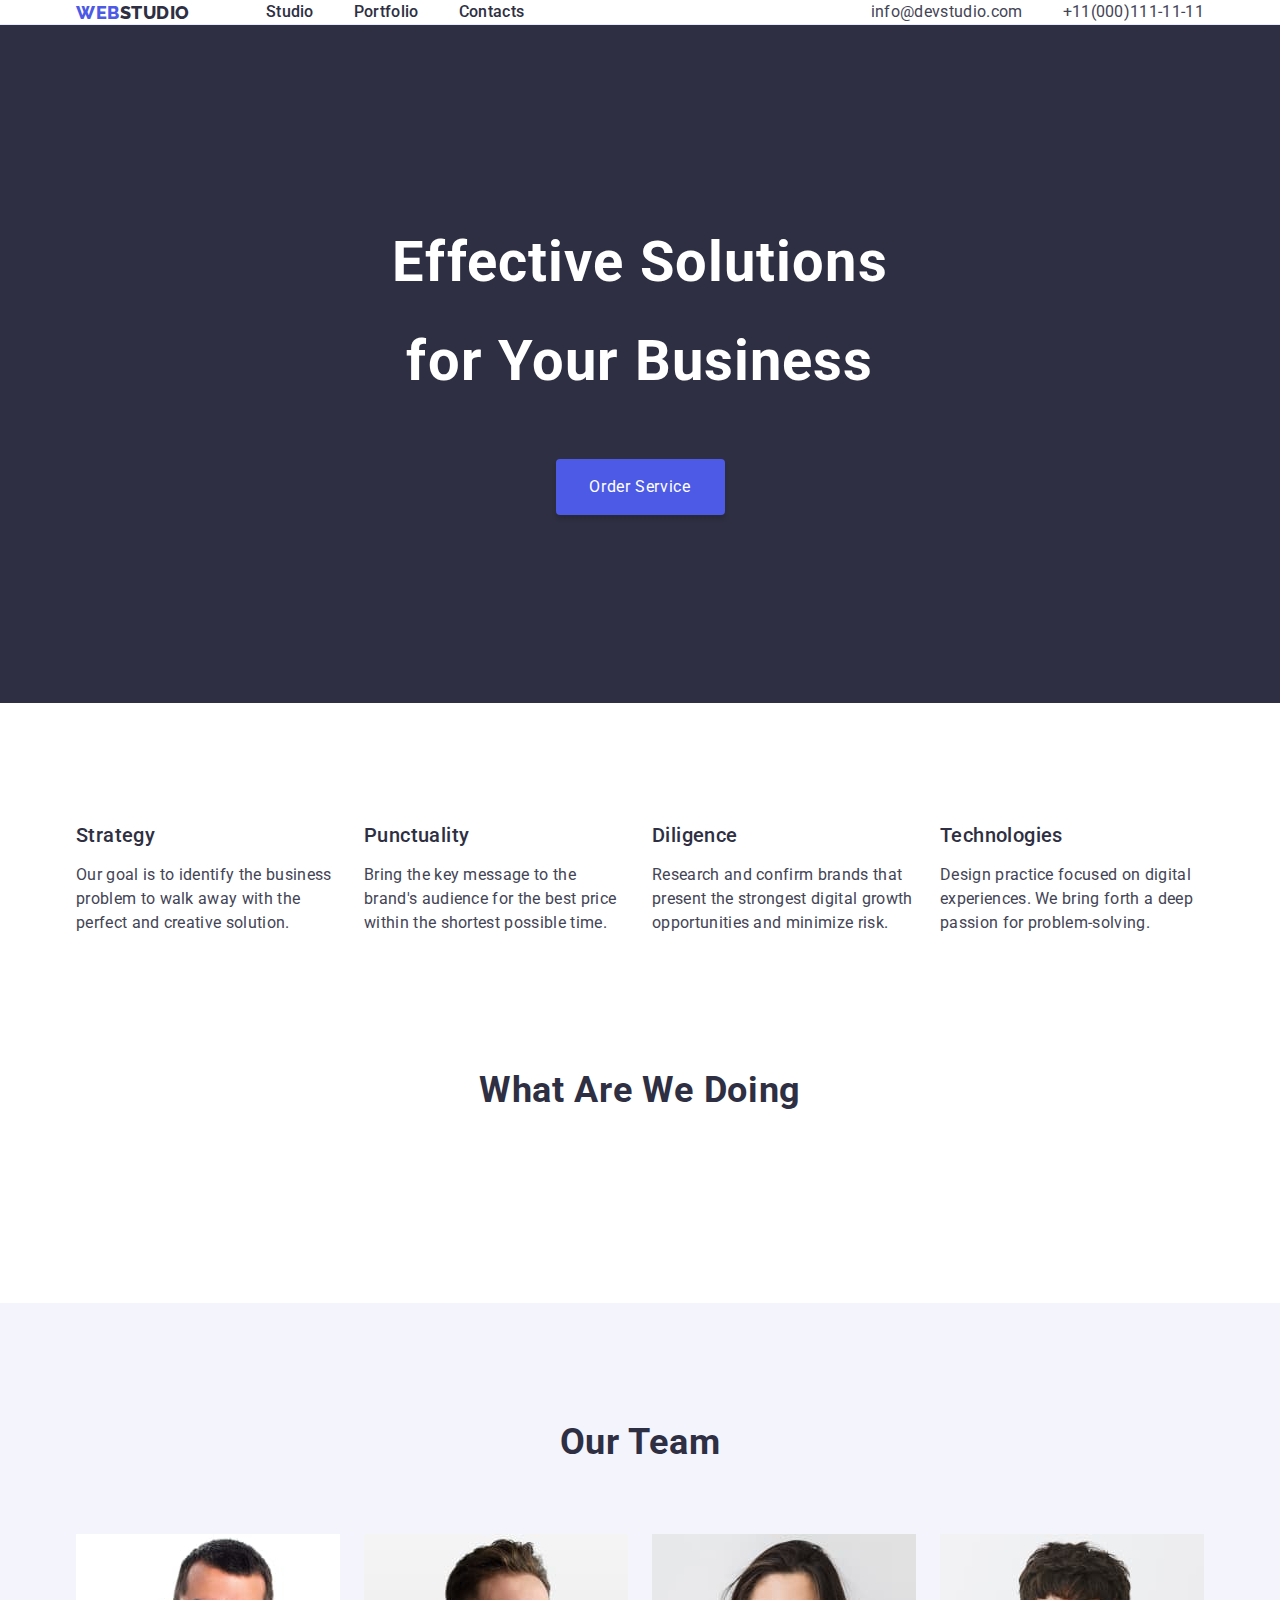
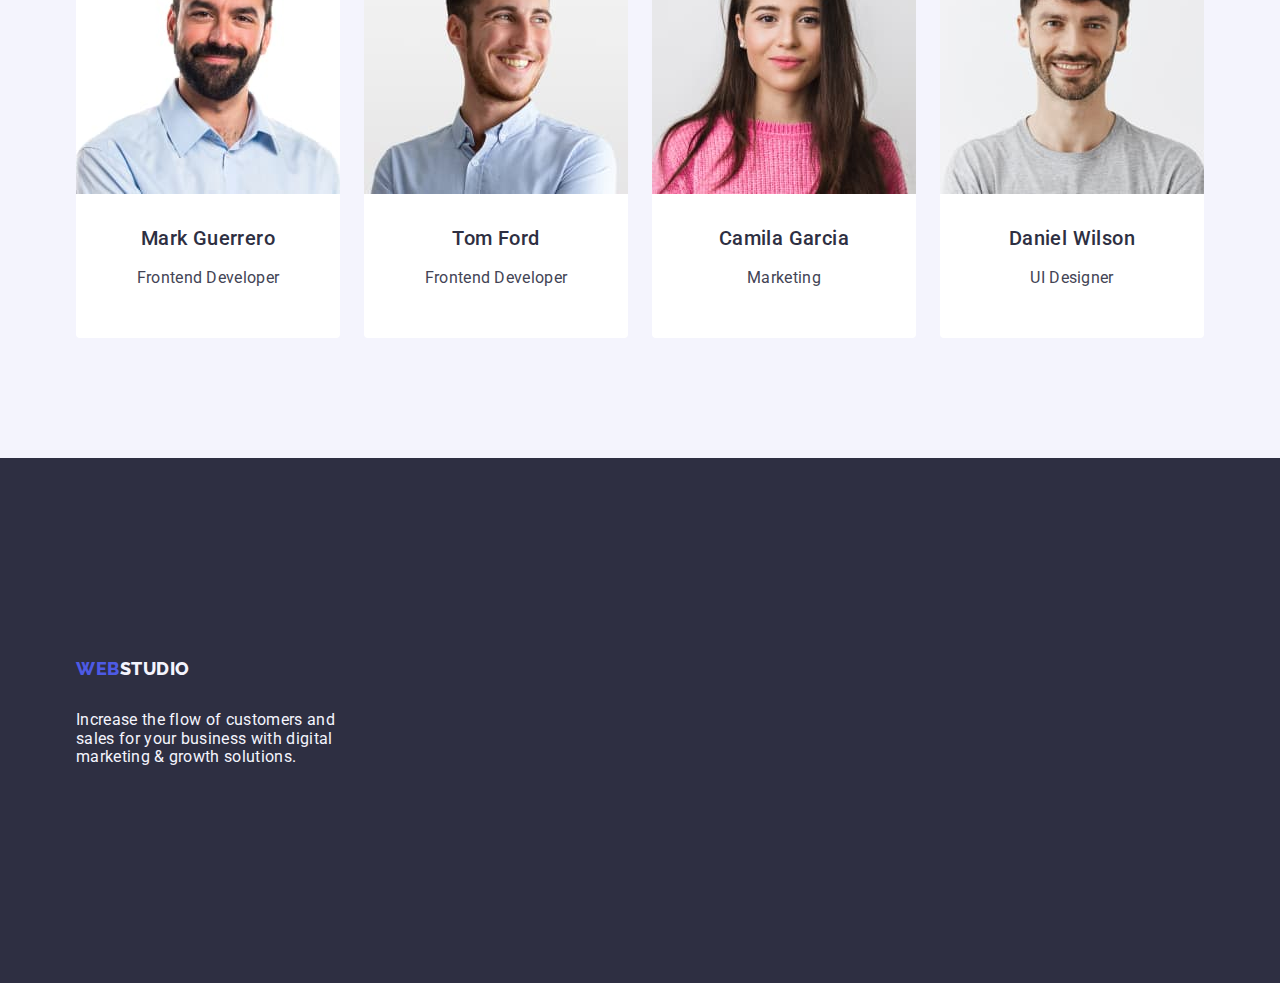
<file: index.html>
<!DOCTYPE html>
<html lang="en">

<head>
  <meta charset="UTF-8" />
  <meta http-equiv="X-UA-Compatible" content="IE=edge" />
  <meta name="viewport" content="width=device-width, initial-scale=1.0" />
  <title>Homework3</title>
  <link rel="preconnect" href="https://fonts.googleapis.com">
  <link rel="preconnect" href="https://fonts.gstatic.com" crossorigin>
  <link href="https://fonts.googleapis.com/css2?family=Raleway:wght@800&family=Roboto:wght@400;500;700&display=swap"
    rel="stylesheet">
  <link rel="stylesheet" href="https://cdnjs.cloudflare.com/ajax/libs/modern-normalize/2.0.0/modern-normalize.min.css">
  <link rel="stylesheet" href="./css/styles.css" />
</head>

<body>
  <!--Header-->
  <header class="page-header">
    <div class="container hader-div">
      <nav class="page-nav page-header-container">
        <a class="logotipe-header link page-header-container" href="./index.html">Web<span
            class="ingredient-header">Studio</span></a>
        <ul class="menu list page-header-container">
          <li class="menu-item"><a class="menu-link link" href="./index.html">Studio</a></li>
          <li class="menu-item"><a class="menu-link link" href="./portfolio.html">Portfolio</a></li>
          <li class="menu-item"><a class="menu-link link" href="">Contacts</a></li>
        </ul>


      </nav>
      <address class="header-contact">
        <ul class="contact list page-header-container">
          <li class="contact-item"><a class="contact-link link" href="mailto:info@devstudio.com">info@devstudio.com</a>
          </li>
          <li class="contact-item"><a class="contact-link link" href="tel:+110001111111">+11(000)111-11-11</a>
          </li>
        </ul>
      </address>
    </div>

  </header>

  <main>
    <!--Hero-->
    <section class="hero">
      <div class="container">
        <h1 class="title-hero">Effective Solutions for Your Business</h1>

        <button type="button" class="button-hero">Order Service</button>
      </div>

    </section>



    <!--Info-->
    <section class="info">
      <div class="info-div container">
        <h2 class="visually-hidden">G</h2>
        <ul class="text-info list">
          <li class="text">
            <h3 class="main-title">Strategy</h3>
            <p class="desc">
              Our goal is to identify the business problem to walk away with the
              perfect and creative solution.
            </p>
          </li>
          <li class="text">
            <h3 class="main-title">Punctuality</h3>
            <p class="desc">
              Bring the key message to the brand's audience for the best price
              within the shortest possible time.
            </p>
          </li>
          <li class="text">
            <h3 class="main-title">Diligence</h3>
            <p class="desc">
              Research and confirm brands that present the strongest digital
              growth opportunities and minimize risk.
            </p>
          </li>
          <li class="text">
            <h3 class="main-title">Technologies</h3>
            <p class="desc">
              Design practice focused on digital experiences. We bring forth a
              deep passion for problem-solving.
            </p>
          </li>
        </ul>
      </div>

    </section>

    <!--Wat are we doing-->
    <section class="doing">
      <div class="doing-div container">
        <h2 class="main-title-doing">What are we doing</h2>
        <ul class="pages list">

          <li class="pages-link><img class=" page-doing" src="./images/section2/img1.jpg" alt="computer" width="360"
            height="300"></li>
          <li class="pages-link><img class=" page-doing" src="./images/section2/scren-2.jpg" alt="screen" width="360"
            height="300">
          <li>

          </li class="pages-link><img class=" page-doing" src="./images/section2/img3.jpg" alt="phone" width="360"
            height="300">
          </li>

        </ul>
      </div>

    </section>
    <!--Team-->
    <section class="team">
      <div class="team-div container">
        <h2 class="main-title-team">Our Team</h2>
        <ul class="list-team list">
          <li class="team-card">
            <img class="photo-team" src="./images/section3/img-1.jpg" alt="MarkGuerrero" width="264" height="260">

            <div class="card-text-team">
              <h3 class="team-name main-title">Mark Guerrero</h3>
              <p class="desc">Frontend Developer</p>
            </div>

          </li>
          <li class="team-card">
            <img class="photo-team" src="./images/section3/img-2.jpg" alt="TomFord" width="264" height="260">

            <div class="card-text-team">
              <h3 class="team-name main-title">Tom Ford</h3>
              <p class="desc">Frontend Developer</p>
            </div>

          </li>
          <li class="team-card">
            <img class="photo-team" src="./images/section3/img-3.jpg" alt="CamilaGarcia" width="264" height="260">

            <div class="card-text-team">
              <h3 class="team-name main-title">Camila Garcia</h3>
              <p class="desc">Marketing</p>
            </div>

          </li>
          <li class="team-card">
            <img class="photo-team" src="./images/section3/img-4.jpg" alt="DanielWilson" width="264" height="260">

            <div class="card-text-team">
              <h3 class="team-name main-title">Daniel Wilson</h3>
              <p class="desc">UI Designer</p>
            </div>

          </li>
        </ul>
      </div>

    </section>
  </main>
  <!--Footer-->
  <footer class="footer">
    <div class="footer-bloc container">
      <a class="logotipe link" href="./index.html">Web<span class="ingredient">Studio</span></a>
      <p class="footer-text">
        Increase the flow of customers and sales for your business with digital marketing & growth solutions.
      </p>
    </div>

  </footer>
</body>

</html>
</file>
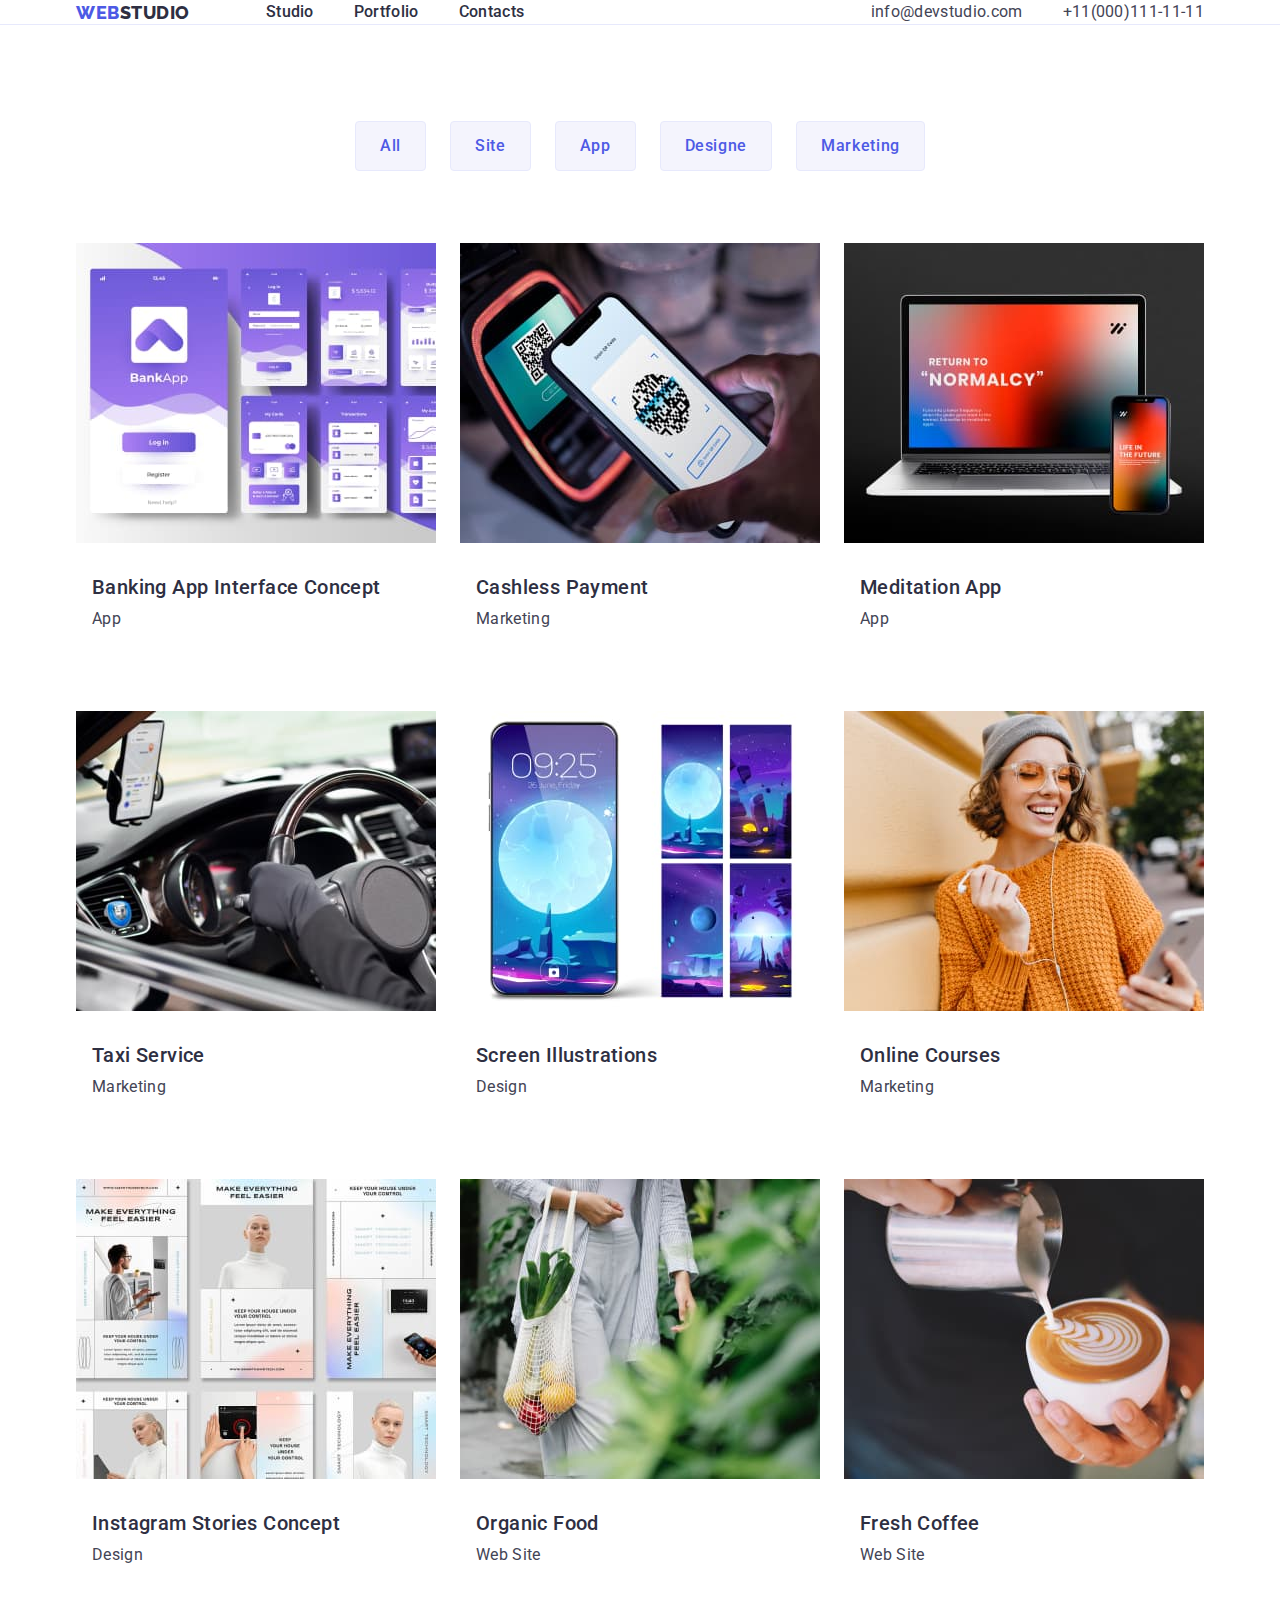
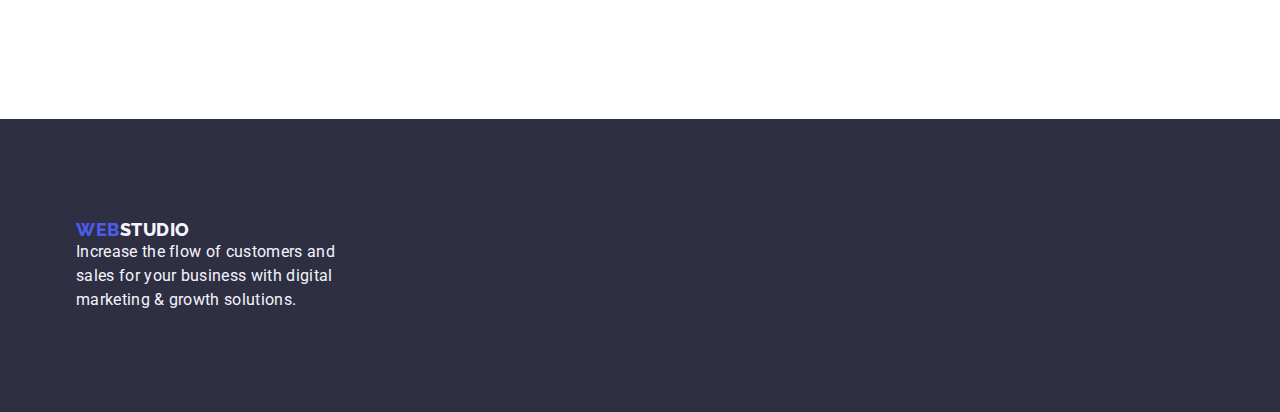
<file: portfolio.html>
<!DOCTYPE html>
<html lang="en">

<head>
    <meta charset="UTF-8">
    <meta name="viewport" content="width=device-width, initial-scale=1.0">
    <title>Portfolio3</title>
    <link rel="preconnect" href="https://fonts.googleapis.com">
    <link rel="preconnect" href="https://fonts.gstatic.com" crossorigin>
    <link href="https://fonts.googleapis.com/css2?family=Raleway:wght@800&family=Roboto:wght@400;500;700&display=swap"
        rel="stylesheet">
    <link rel="stylesheet"
        href="https://cdnjs.cloudflare.com/ajax/libs/modern-normalize/2.0.0/modern-normalize.min.css">
    <link rel="stylesheet" href="./css/portfolio.css">
</head>




<body>
    <!--Header-->
    <header class="page-header">
        <div class="hader-div container">
            <nav class="page-nav page-header-container">
                <a class="logotipe-header link page-header-container" href="./index.html">Web<span
                        class="ingredient-header">Studio</span></a>
                <ul class="menu list page-header-container">
                    <li class="menu-item"><a class="menu-link link" href="./index.html">Studio</a></li>
                    <li class="menu-item"><a class="menu-link link" href="./portfolio.html">Portfolio</a></li>
                    <li class="menu-item"><a class="menu-link link" href="">Contacts</a></li>
                </ul>

            </nav>
            <address class="header-contact">
                <ul class="contact list page-header-container">
                    <li class="contact-item"><a class="contact-link link"
                            href="mailto:info@devstudio.com">info@devstudio.com</a>
                    </li>
                    <li class="contact-item"><a class="contact-link link" href="tel:+110001111111">+11(000)111-11-11</a>
                    </li>
                </ul>
            </address>
        </div>

    </header>

    <main>
        <!--Button-->
        <section class="buttons">

            <div class="container">
                <h1 class="visually-hidden">P</h1>
                <ul class="butoon-bloc list">
                    <li class="button">
                        <button type="button" class="button-text">All</button>
                    </li>
                    <li class="button">
                        <button type="button" class="button-text">Site</button>

                    </li>
                    <li class="button">
                        <button type="button" class="button-text">App</button>

                    </li>
                    <li class="button">
                        <button type="button" class="button-text">Designe</button>

                    </li>
                    <li class="button">
                        <button type="button" class="button-text">Marketing</button>
                    </li>
                </ul>

                <!---Image--->

                <ul class="image-list list">
                    <li class="image-section">
                        <a class="image-content link" href=""><img src="./img.portfolio/banc-app-1.jpg"
                                alt="Bancing-app" width="360" height="300">
                            <div class="text">
                                <h2 class="main-title">Banking App Interface Concept</h2>
                                <p class="desc">App</p>
                            </div>
                        </a>


                    </li>
                    <li class="image-section">
                        <a class="image-content link" href=""><img src="./img.portfolio/payment-2.jpg" alt="Payment"
                                width="360" height="300">
                            <div class="text">
                                <h2 class="main-title">Cashless Payment</h2>
                                <p class="desc">Marketing</p>
                            </div>
                        </a>


                    </li>
                    <li class="image-section">
                        <a class="image-content link" href=""><img src="./img.portfolio/meditation-3.jpg"
                                alt="Meditation" width="360" height="300">
                            <div class="text">
                                <h2 class="main-title">Meditation App</h2>
                                <p class="desc">App</p>
                            </div>
                        </a>


                    </li>
                    <li class="image-section">
                        <a class="image-content link" href=""><img src="./img.portfolio/taxi-4.jpg" alt="Taxi"
                                width="360" height="300">
                            <div class="text">
                                <h2 class="main-title">Taxi Service</h2>
                                <p class="desc">Marketing</p>
                            </div>
                        </a>


                    </li>
                    <li class="image-section">
                        <a class="image-content link" href=""><img src="./img.portfolio/screen-5.jpg" alt="Screen"
                                width="360" height="300">
                            <div class="text">
                                <h2 class="main-title">Screen Illustrations</h2>
                                <p class="desc">Design</p>
                            </div>
                        </a>


                    </li>
                    <li class="image-section">
                        <a class="image-content link" href=""><img src="./img.portfolio/online-6.jpg" alt="Online"
                                width="360" height="300">
                            <div class="text">
                                <h2 class="main-title">Online Courses</h2>
                                <p class="desc">Marketing</p>
                            </div>
                        </a>


                    </li>
                    <li class="image-section">
                        <a class="image-content link" href=""><img src="./img.portfolio/insta-7.jpg" alt="Instagram"
                                width="360" height="300">
                            <div class="text">
                                <h2 class="main-title">Instagram Stories Concept</h2>
                                <p class="desc">Design</p>
                            </div>
                        </a>


                    </li>
                    <li class="image-section">
                        <a class="image-content link" href=""><img src="./img.portfolio/organic-8.jpg" alt="Organic"
                                width="360" height="300">
                            <div class="text">
                                <h2 class="main-title">Organic Food</h2>
                                <p class="desc">Web Site</p>
                            </div>
                        </a>


                    </li>
                    <li class="image-section">
                        <a class="image-content link" href=""><img src="./img.portfolio/coffe-9.jpg" alt="Coffe"
                                width="360" height="300">
                            <div class="text">
                                <h2 class="main-title">Fresh Coffee</h2>
                                <p class="desc">Web Site</p>
                            </div>
                        </a>


                    </li>
                </ul>
            </div>

        </section>
    </main>
    <!--Footer-->
    <footer class="footer">
        <div class="footer-bloc container">
            <a class="logotipe link" href="./index.html">Web<span class="ingredient">Studio</span></a>
            <p class="footer-text">
                Increase the flow of customers and sales for your business with digital marketing & growth solutions.
            </p>
        </div>

    </footer>
</body>

</html>
</file>
<file: css/styles.css>
:roote {
  --primary-font: 'Roboto', sans-serif;
  --secondary-font: 'Raleway', sans-serif;
  --heading-menu: #2e2f42;
  --main-title: #2e2f42;
  --title: #ffffff;
  --bottom: #ffffff;
  --text: #434455;
  --contact: #434455;
  --header-item: #434455;
  --footer-text: #f4f4fd;
  --logotipe-blu: #4d5ae5;
  --logotipe-blac: #2e2f42;
  --background-header: #ffffff;
  --background-hero: #2e2f42;
  --background: #fff;
  --background-team: #f4f4fd;
  --background-footer: #2e2f42;
  --background-bottom: #4d5ae5;
}

.list {
  list-style: none;
}
.link {
  text-decoration: none;
}
h1,
h2,
h3 {
  margin-top: 0;
  margin-bottom: 0;
}
ul,
ol {
  margin-top: 0;
  margin-bottom: 0;
  padding-left: 0;
}
img {
  display: block;
}

body {
  color: var(--main-title);
  font-family: 'Roboto', sans-serif;
}

.container {
  width: 1158px;
  margin-left: auto;
  margin-right: auto;
  padding-left: 15px;
  padding-right: 15px;
}

/*============ COMPONENTS ============ */

span.ingredient {
  color: var(--logotipe-blac, #2e2f42);
}

.main-title {
  color: var(--main-title, #2e2f42);
  font-size: 20px;
  font-weight: 500;
  line-height: 1.2;
  letter-spacing: 0.4px;
  margin-bottom: 8px;
}
.desc {
  color: var(--slate, #434455);
  font-size: 16px;
  font-style: normal;
  font-weight: 400;
  line-height: 1.5;
  letter-spacing: 0.32px;
}

/*============ Heder ============ */
.hader-div {
  display: flex;
}
.page-header {
  border-bottom: 1px solid #e7e9fc;
}
.page-header-container {
  display: flex;
  align-items: center;
}
.logotipe {
  margin-right: 76px;
}
.header-contact {
  margin-left: auto;
}
.menu-link {
  color: var(--heading-menu, #2e2f42);
  font-size: 16px;
  font-weight: 500;
  line-height: 1.5;
  letter-spacing: 0.32px;
  padding-top: 24px;
  padding-bottom: 24px;
}

.contact-link {
  color: var(--slate, #434455);
  font-size: 16px;
  line-height: 1.5;
  letter-spacing: 0.32px;
  font-style: normal;
  padding-top: 24px;
  padding-bottom: 24px;
}

.menu {
  gap: 40px;
}
.contact {
  gap: 40px;
}
.logotipe-header {
  color: var(--logotipe-blu, #4d5ae5);
  font-size: 18px;
  font-family: 'Raleway', sans-serif;
  font-weight: 800;
  line-height: 21px;
  letter-spacing: 0.54px;
  text-transform: uppercase;
  margin-right: 76px;
}

span.ingredient-header {
  color: var(--navyblue, #2e2f42);
}
/*============ Hero ============ */
.hero {
  text-align: center;
  background-color: var(--navyblue, #2e2f42);
  justify-content: center;
  padding-top: 188px;
  padding-bottom: 188px;
}
.title-hero {
  color: var(--title, #fff);
  text-align: center;
  font-size: 56px;
  font-weight: 700;
  line-height: 1.77;
  letter-spacing: 1.12px;
  display: flex;
  width: 496px;
  margin-left: auto;
  margin-right: auto;
  max-width: 496px;
}
button {
  color: var(--bottom, #ffffff);
  background: var(--background-bottom, #4d5ae5);
  margin-top: 48px;
  cursor: pointer;
  display: block;
  margin-left: auto;
  margin-right: auto;
}
.button-hero {
  font-size: 16px;
  padding-top: 16px;
  padding-bottom: 16px;
  padding-left: 32px;
  padding-right: 32px;
  letter-spacing: 0.64px;
  border-radius: 4px;
  background: var(--iris, #4d5ae5);
  box-shadow: 0px 4px 4px 0px rgba(0, 0, 0, 0.15);
  min-width: 169px;
  height: 56px;
  border: none;
}

/*============ Info ============*/
.info {
  padding-top: 120px;
  padding-bottom: 120px;
}
.visually-hidden {
  position: absolute;
  width: 1px;
  height: 1px;
  margin: -1px;
  border: 0;
  padding: 0;

  white-space: nowrap;
  clip-path: inset(100%);
  clip: rect(0 0 0 0);
  overflow: hidden;
}
.text {
  width: 264px;
  gap: 24px;
}

.text-info {
  display: flex;
  justify-content: space-between;
  gap: 24px;
}

/*============ Wat are we doing ============*/
.pages {
  display: flex;
}
.doing {
  padding-bottom: 120px;
  display: flex;
}

.pages-link {
  display: flex;
  flex-wrap: wrap;
  justify-content: space-between;
}
.pages {
  gap: 24px;
}
.main-title-doing {
  color: var(--main-title, #2e2f42);
  text-align: center;
  font-size: 36px;
  font-weight: 700;
  line-height: 1.1;
  letter-spacing: 0.72px;
  text-transform: capitalize;
  margin-bottom: 72px;
}
.page-doing {
  width: calc((100% - 48px) / 3);
}
/*============ Team ============*/
.team {
  padding-top: 120px;
  padding-bottom: 120px;
  color: var(--background);
}
.team-card {
  border-top-left-radius: 0px;
  border-top-right-radius: 0px;
  border-top-right-radius: 4px;
  border-bottom-left-radius: 4px;
}
.list-team {
  display: flex;
  flex-wrap: wrap;
  justify-content: space-between;
  border-top-left-radius: 0px;
  border-top-right-radius: 0px;
  border-top-right-radius: 4px;
  border-bottom-left-radius: 4px;
  gap: 24px;
}
/*===flex-basis: calc((100% - 72px) / 4);===*/
.team {
  background-color: var(--cloud, #f4f4fd);
}
.team-card {
  background-color: #ffffff;
  border-radius: 0px 0px 4px 4px;
}
.main-title-team {
  color: var(--main-title, #2e2f42);
  text-align: center;
  font-size: 36px;
  font-weight: 700;
  line-height: 1.1;
  letter-spacing: 0.72px;
  text-transform: capitalize;
  margin-bottom: 72px;
}
.card-text-team {
  padding-top: 32px;
  padding-bottom: 32px;
  text-align: center;
}
.team-name {
  margin-bottom: 8px;
}
.card-text-team {
  padding: 32px 16px;
}
/*=========Footer========*/
.logotipe {
  color: var(--logotipe-blu, #4d5ae5);
  font-size: 18px;
  font-family: 'Raleway', sans-serif;
  font-weight: 800;
  line-height: 21px;
  letter-spacing: 0.54px;
  text-transform: uppercase;
}
span.ingredient {
  color: var(--cloud, #f4f4fd);
}
.logotipe {
  margin-right: 76px;
  display: inline-block;
  margin-bottom: 16px;
}
.footer {
  background-color: var(--navyblue, #2e2f42);
  padding-top: 100px;
  padding-bottom: 100px;
}

.footer-text {
  color: var(--cloud, #f4f4fd);
  font-size: 16px;
  font-family: Roboto;
  font-style: normal;
  font-weight: 400;
  gap: 24px;
  letter-spacing: 0.32px;
  width: 264px;
}
.footer-bloc {
  padding-top: 100px;
  padding-bottom: 100px;
}
.footer-div {
  margin: auto;
}
</file>
<file: css/portfolio.css>
:root {
  --primary-font: 'Roboto', sans-serif;
  --secondary-font: 'Raleway', sans-serif;
  --main-title: #2e2f42;
  --text: #434455;
  --logotipe-blu: #4d5ae5;
  --logotipe-blac: #2e2f42;
  --botton: #4d5ae5;
  --background-bottom: #f4f4fd;
  --bottom-hover: #ffffff;
  --background-bottom-hover: #404bbf;
  --buttom-solit: #e7e9fc;
}
h1,
h2,
h3,
p {
  margin: 0;
}
img {
  display: block;
}
.list {
  list-style: none;
  padding: 0;
  margin: 0;
}
.link {
  text-decoration: none;
}
body {
  color: var(--main-title);
  font-family: 'Roboto', sans-serif;
}
button {
  color: var(--iris, #4d5ae5);
  background: var(--background-bottom, #f4f4fd);
  border-radius: 4px;
  border: 1px;
  border: solid #e7e9fc;
}

.container {
  width: 1158px;
  margin-left: auto;
  margin-right: auto;
  padding-left: 15px;
  padding-right: 15px;
}
/*============ COMPONENTS ============ */
.visually-hidden {
  position: absolute;
  width: 1px;
  height: 1px;
  margin: -1px;
  border: 0;
  padding: 0;

  white-space: nowrap;
  clip-path: inset(100%);
  clip: rect(0 0 0 0);
  overflow: hidden;
}

.logotipe {
  color: var(--logotipe-blu, #4d5ae5);
  font-size: 18px;
  font-family: 'Raleway', sans-serif;
  font-weight: 800;
  line-height: 21px;
  letter-spacing: 0.54px;
  text-transform: uppercase;
}
span.ingredient {
  color: var(--logotipe-blac, #2e2f42);
}

/*========Header======*/
.hader-div {
  display: flex;
}
.page-header {
  border-bottom: 1px solid #e7e9fc;
}
.page-header-container {
  display: flex;
  align-items: center;
}
.logotipe {
  margin-right: 76px;
}
.header-contact {
  margin-left: auto;
}
.menu-link {
  color: var(--heading-menu, #2e2f42);
  font-size: 16px;
  font-weight: 500;
  line-height: 1.5;
  letter-spacing: 0.32px;
  padding-top: 24px;
  padding-bottom: 24px;
}

.contact-link {
  color: var(--slate, #434455);
  font-size: 16px;
  line-height: 1.5;
  letter-spacing: 0.32px;
  font-style: normal;
  padding-top: 24px;
  padding-bottom: 24px;
}

.menu {
  gap: 40px;
}
.contact {
  gap: 40px;
}
.logotipe-header {
  color: var(--logotipe-blu, #4d5ae5);
  font-size: 18px;
  font-family: 'Raleway', sans-serif;
  font-weight: 800;
  line-height: 21px;
  letter-spacing: 0.54px;
  text-transform: uppercase;
  margin-right: 76px;
}

span.ingredient-header {
  color: var(--navyblue, #2e2f42);
}
/*==========Button========*/
.buttons {
  background: #fff;
  padding-top: 96px;
  padding-bottom: 120px;
}
.button-text {
  padding-top: 12px;
  padding-bottom: 12px;
  padding-left: 24px;
  padding-right: 24px;
  font-size: 16px;
  font-style: normal;
  font-weight: 500;
  line-height: 1.5;
  letter-spacing: 0.64px;
  border: 1px solid #e7e9fc;
}
.button-text:hover {
  color: var(--bottom-hover, #fff);
  background: var(--background-bottom-hover, #404bbf);
  border: 1px solid transparent;
}
.button-text:focus {
  border: 1px solid transparent;
}

.butoon-bloc {
  display: flex;
  justify-content: center;
  gap: 24px;
  margin-bottom: 72px;
}

/*========Image========*/
.image-content {
  display: block;
}
.image-div {
  padding-top: 72px;
  padding-bottom: 48px;
}
.image-list {
  display: flex;
  flex-wrap: wrap;
  column-gap: 24px;
  row-gap: 48px;
}
.text {
  padding-top: 32px;
  padding-bottom: 32px;
  padding-right: 16px;
  padding-left: 16px;
}

.desc {
  color: var(--slate, #434455);
  font-size: 16px;
  font-style: normal;
  font-weight: 400;
  line-height: 1.5;
  letter-spacing: 0.32px;
}
.main-title {
  color: var(--navyblue, #2e2f42);
  font-size: 20px;
  font-style: normal;
  font-weight: 500;
  line-height: 1.2;
  letter-spacing: 0.4px;
  margin-bottom: 8px;
}
/*=========Footer========*/

.footer {
  background-color: var(--navyblue, #2e2f42);
}

.footer-text {
  color: var(--cloud, #f4f4fd);
  font-size: 16px;
  font-family: Roboto;
  font-style: normal;
  font-weight: 400;
  line-height: 24px;
  letter-spacing: 0.32px;
  width: 264px;
}
.footer-bloc {
  padding-top: 100px;
  padding-bottom: 100px;
}
.footer-div {
  margin: auto;
}
.logotipe {
  color: var(--logotipe-blu, #4d5ae5);
  font-size: 18px;
  font-family: 'Raleway', sans-serif;
  font-weight: 800;
  line-height: 21px;
  letter-spacing: 0.54px;
  text-transform: uppercase;
}
span.ingredient {
  color: var(--cloud, #f4f4fd);
}
.logotipe {
  margin-right: 76px;
}
</file>
